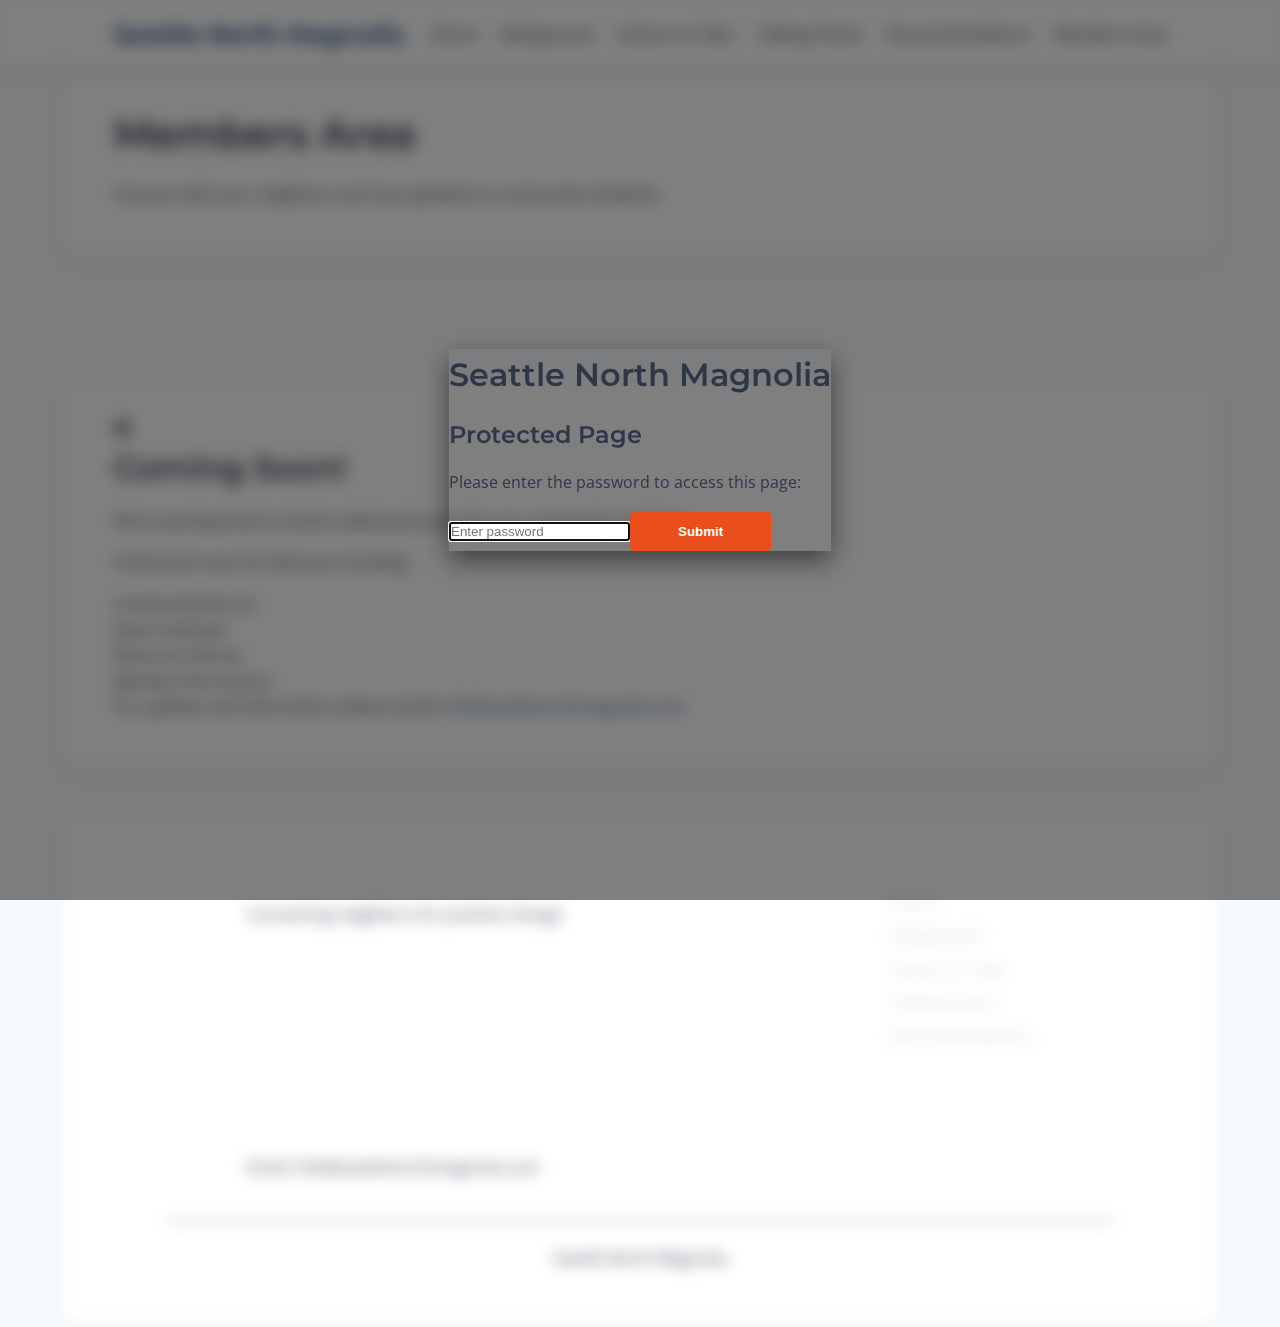
<file: members.html>
<!DOCTYPE html>
<html lang="en">
<head>
    <meta charset="UTF-8">
    <meta name="viewport" content="width=device-width, initial-scale=1.0">
    <title>Members Area | Seattle North Magnolia</title>
    <link rel="stylesheet" href="css/styles.css">
    <link rel="stylesheet" href="https://cdnjs.cloudflare.com/ajax/libs/font-awesome/6.0.0/css/all.min.css">
    <link href="https://fonts.googleapis.com/css2?family=Montserrat:wght@300;400;500;600;700&family=Open+Sans:wght@300;400;600&display=swap" rel="stylesheet">
</head>
<body>
    <header>
        <div class="container">
            <div class="logo">
                <a href="index.html">Seattle North Magnolia</a>
            </div>
            <nav>
                <ul class="nav-links">
                    <li><a href="index.html">Home</a></li>
                    <li><a href="background.html">Background</a></li>
                    <li><a href="actions.html">Actions to Take</a></li>
                    <li><a href="talking-points.html">Talking Points</a></li>
                    <li><a href="recommendations.html">Recommendations</a></li>
                    <li><a href="members.html">Members Area</a></li>
                </ul>
                <div class="hamburger">
                    <span></span>
                    <span></span>
                    <span></span>
                </div>
            </nav>
        </div>
    </header>

    <main>
        <section class="page-header">
            <div class="container">
                <h1>Members Area</h1>
                <p>Connect with your neighbors and stay updated on community initiatives</p>
            </div>
        </section>

        <section class="coming-soon">
            <div class="container">
                <div class="coming-soon-content">
                    <i class="fas fa-tools"></i>
                    <h2>Coming Soon!</h2>
                    <p>We're working hard to build a dedicated space for our community members.</p>
                    <p>Check back soon for features including:</p>
                    <ul>
                        <li>Community Forum</li>
                        <li>Event Calendar</li>
                        <li>Resource Library</li>
                        <li>Member Discussions</li>
                    </ul>
                    <p>For updates and information, please email: <a href="mailto:info@seattlenorthmagnolia.com">info@seattlenorthmagnolia.com</a></p>
                </div>
            </div>
        </section>
    </main>

    <footer>
        <div class="container">
            <div class="footer-content">
                <div class="footer-logo">
                    <h3>Seattle North Magnolia</h3>
                    <p>Connecting neighbors for positive change</p>
                </div>
                <div class="footer-links">
                    <h4>Quick Links</h4>
                    <ul>
                        <li><a href="index.html">Home</a></li>
                        <li><a href="background.html">Background</a></li>
                        <li><a href="actions.html">Actions to Take</a></li>
                        <li><a href="talking-points.html">Talking Points</a></li>
                        <li><a href="recommendations.html">Recommendations</a></li>
                    </ul>
                </div>
                <div class="footer-contact">
                    <h4>Contact Us</h4>
                    <p>Email: info@seattlenorthmagnolia.com</p>
                </div>
            </div>
            <div class="footer-bottom">
                <p>Seattle North Magnolia</p>
            </div>
        </div>
    </footer>

    <script src="js/main.js"></script>
    <script src="js/password-protection.js"></script>
</body>
</html>
</file>
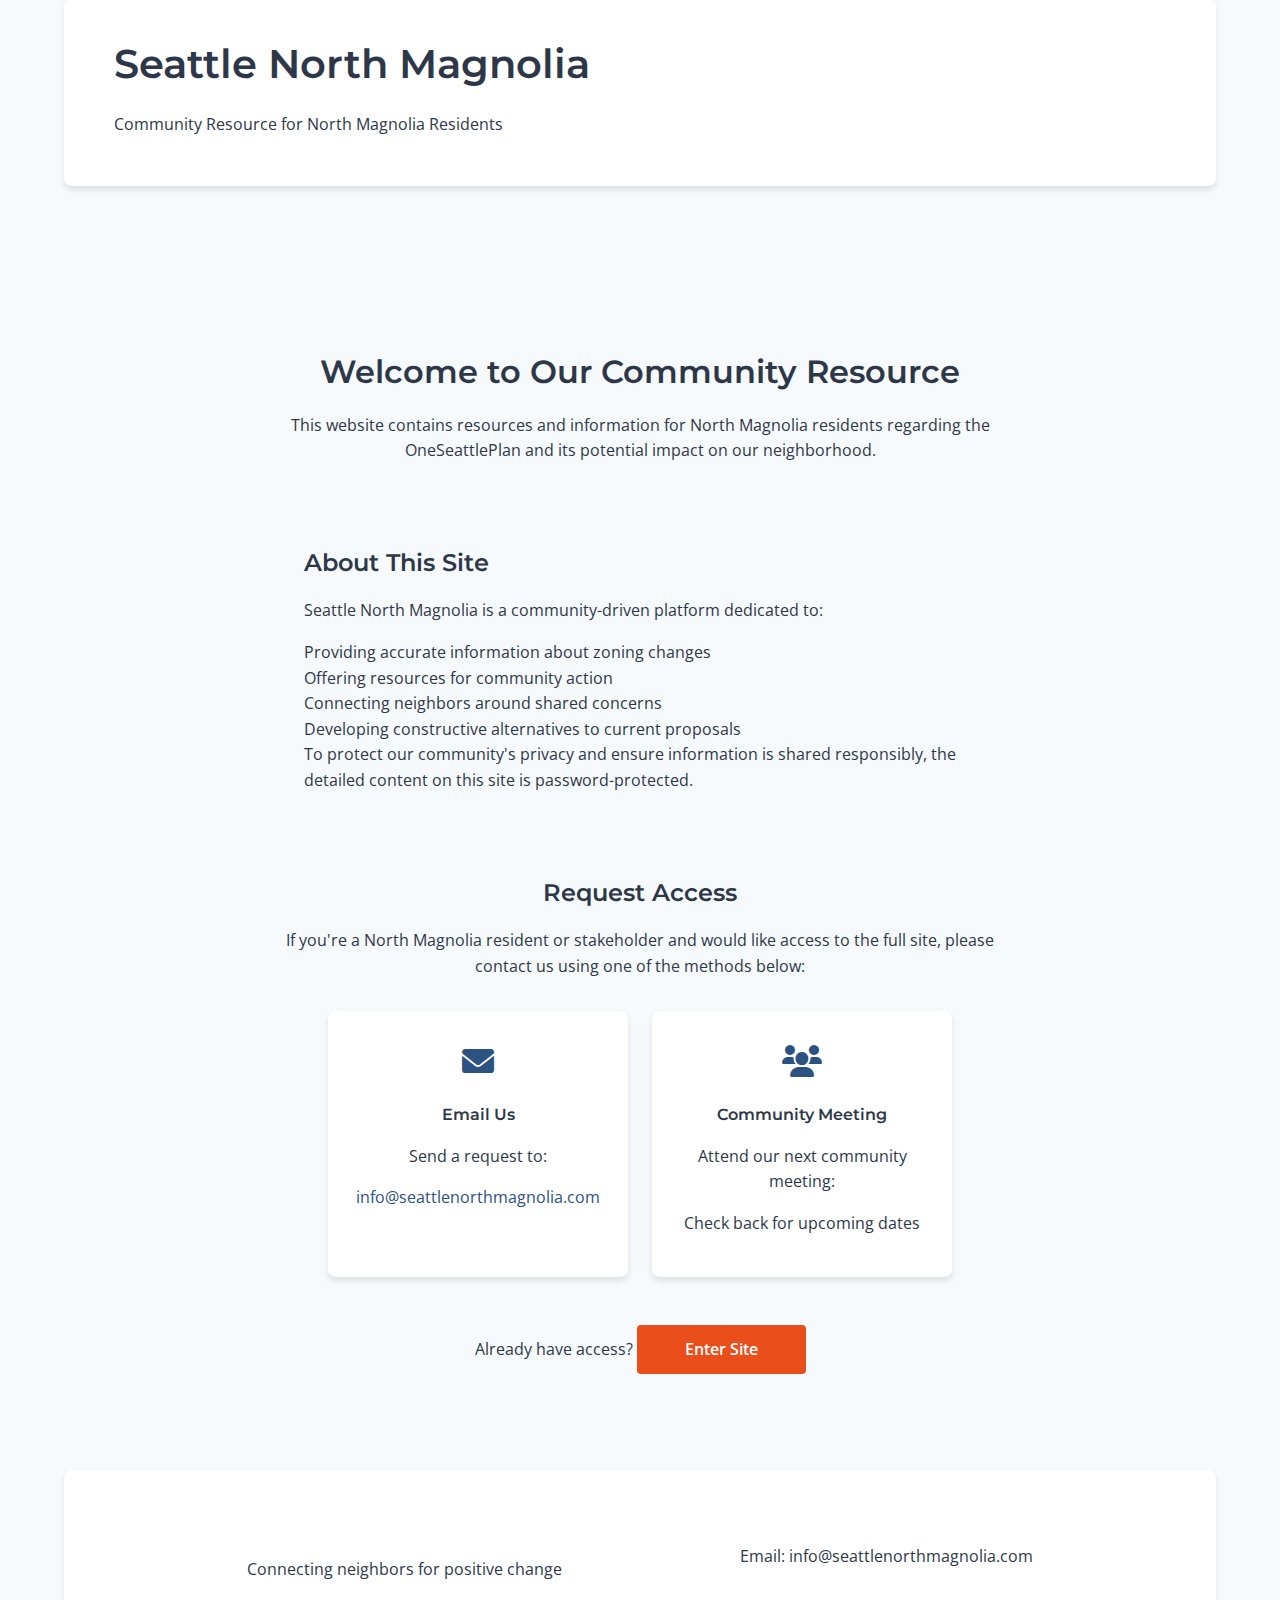
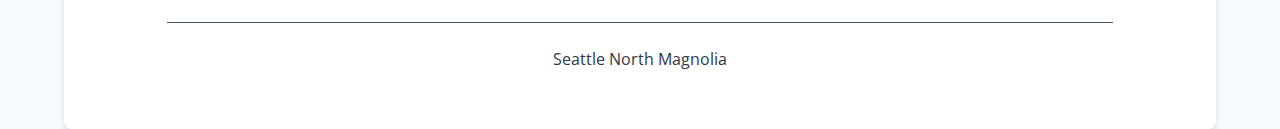
<file: public.html>
<!DOCTYPE html>
<html lang="en">
<head>
    <meta charset="UTF-8">
    <meta name="viewport" content="width=device-width, initial-scale=1.0">
    <title>Seattle North Magnolia | Community Resource</title>
    <link rel="stylesheet" href="css/styles.css">
    <link rel="stylesheet" href="https://cdnjs.cloudflare.com/ajax/libs/font-awesome/6.0.0/css/all.min.css">
    <link href="https://fonts.googleapis.com/css2?family=Montserrat:wght@300;400;500;600;700&family=Open+Sans:wght@300;400;600&display=swap" rel="stylesheet">
    <style>
        .public-container {
            max-width: 800px;
            margin: 0 auto;
            padding: 2rem;
            text-align: center;
        }
        
        .public-header {
            margin-bottom: 3rem;
        }
        
        .public-content {
            background-color: var(--gray-100);
            padding: 2rem;
            border-radius: 8px;
            margin-bottom: 2rem;
            text-align: left;
        }
        
        .contact-options {
            display: flex;
            flex-wrap: wrap;
            justify-content: center;
            gap: 1.5rem;
            margin-top: 2rem;
        }
        
        .contact-option {
            background-color: var(--white);
            padding: 1.5rem;
            border-radius: 8px;
            box-shadow: var(--shadow);
            flex: 1;
            min-width: 200px;
            max-width: 300px;
        }
        
        .contact-icon {
            font-size: 2rem;
            color: var(--primary-color);
            margin-bottom: 1rem;
        }
    </style>
</head>
<body>
    <main>
        <section class="page-header">
            <div class="container">
                <h1>Seattle North Magnolia</h1>
                <p>Community Resource for North Magnolia Residents</p>
            </div>
        </section>
        
        <section>
            <div class="public-container">
                <div class="public-header">
                    <h2>Welcome to Our Community Resource</h2>
                    <p>This website contains resources and information for North Magnolia residents regarding the OneSeattlePlan and its potential impact on our neighborhood.</p>
                </div>
                
                <div class="public-content">
                    <h3>About This Site</h3>
                    <p>Seattle North Magnolia is a community-driven platform dedicated to:</p>
                    <ul>
                        <li>Providing accurate information about zoning changes</li>
                        <li>Offering resources for community action</li>
                        <li>Connecting neighbors around shared concerns</li>
                        <li>Developing constructive alternatives to current proposals</li>
                    </ul>
                    
                    <p>To protect our community's privacy and ensure information is shared responsibly, the detailed content on this site is password-protected.</p>
                </div>
                
                <h3>Request Access</h3>
                <p>If you're a North Magnolia resident or stakeholder and would like access to the full site, please contact us using one of the methods below:</p>
                
                <div class="contact-options">
                    <div class="contact-option">
                        <div class="contact-icon">
                            <i class="fas fa-envelope"></i>
                        </div>
                        <h4>Email Us</h4>
                        <p>Send a request to:</p>
                        <p><a href="mailto:info@seattlenorthmagnolia.com">info@seattlenorthmagnolia.com</a></p>
                    </div>
                    
                    <div class="contact-option">
                        <div class="contact-icon">
                            <i class="fas fa-users"></i>
                        </div>
                        <h4>Community Meeting</h4>
                        <p>Attend our next community meeting:</p>
                        <p>Check back for upcoming dates</p>
                    </div>
                </div>
                
                <div style="margin-top: 3rem;">
                    <p>Already have access? <a href="index.html" class="btn primary-btn">Enter Site</a></p>
                </div>
            </div>
        </section>
    </main>
    
    <footer>
        <div class="container">
            <div class="footer-content">
                <div class="footer-logo">
                    <h3>Seattle North Magnolia</h3>
                    <p>Connecting neighbors for positive change</p>
                </div>
                <div class="footer-contact">
                    <h4>Contact Us</h4>
                    <p>Email: info@seattlenorthmagnolia.com</p>
                </div>
            </div>
            <div class="footer-bottom">
                <p>Seattle North Magnolia</p>
            </div>
        </div>
    </footer>
    
    <script src="js/main.js"></script>
</body>
</html>
</file>
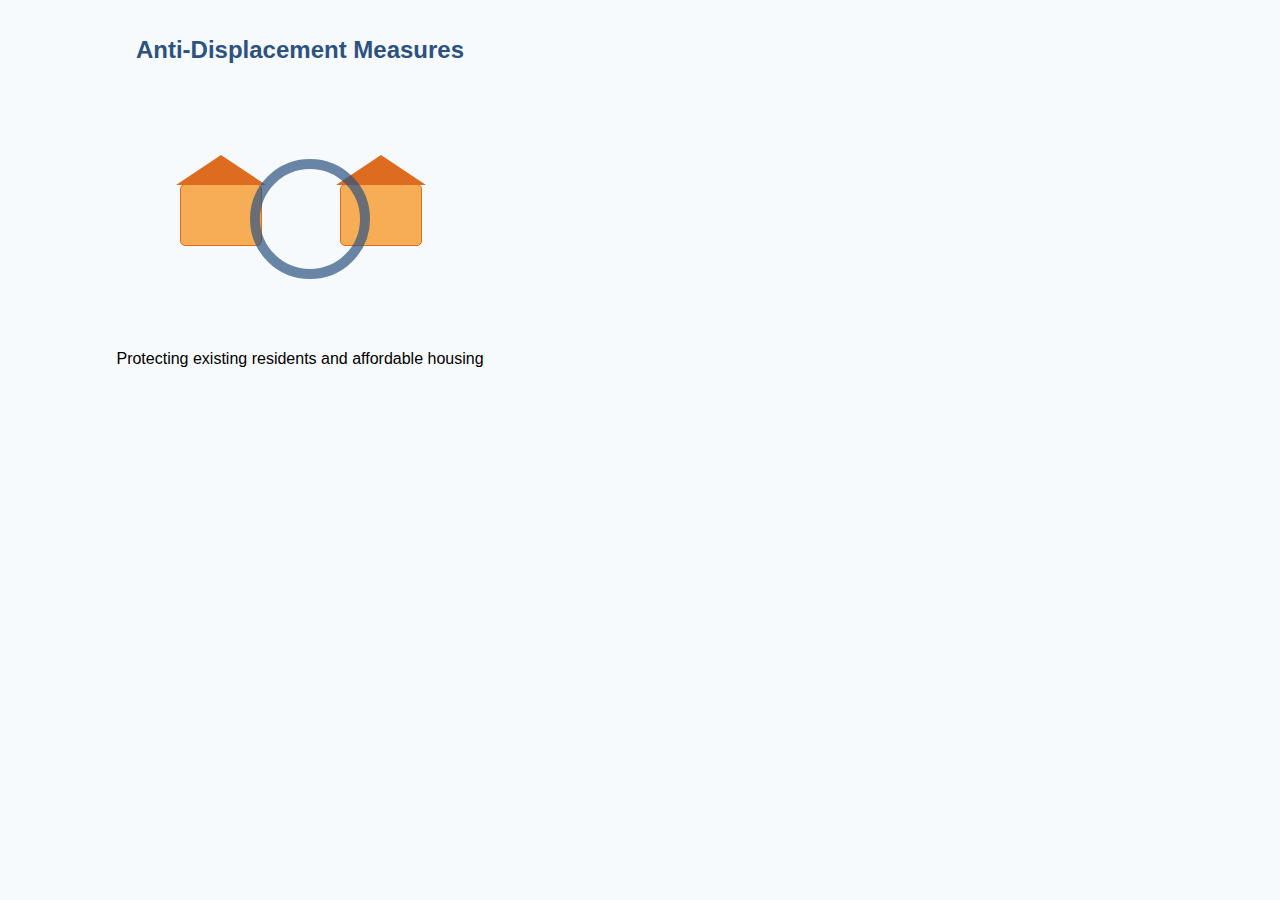
<file: images/anti-displacement.html>
<!DOCTYPE html>
<html>
<head>
    <style>
        body {
            margin: 0;
            padding: 0;
            display: flex;
            justify-content: center;
            align-items: center;
            height: 400px;
            width: 600px;
            background-color: #f7fafc;
            font-family: Arial, sans-serif;
        }
        .container {
            text-align: center;
        }
        .diagram {
            position: relative;
            width: 400px;
            height: 250px;
            margin: 0 auto;
        }
        .house {
            position: absolute;
            width: 80px;
            height: 60px;
            background-color: #f6ad55;
            border: 1px solid #dd6b20;
            border-radius: 5px;
        }
        .roof {
            position: absolute;
            width: 0;
            height: 0;
            border-left: 45px solid transparent;
            border-right: 45px solid transparent;
            border-bottom: 30px solid #dd6b20;
            top: -30px;
            left: -5px;
        }
        .shield {
            position: absolute;
            width: 100px;
            height: 100px;
            border: 10px solid #2c5282;
            border-radius: 50%;
            top: 75px;
            left: 150px;
            opacity: 0.7;
        }
        .house-1 {
            top: 100px;
            left: 80px;
        }
        .house-2 {
            top: 100px;
            left: 240px;
        }
        h2 {
            color: #2c5282;
        }
    </style>
</head>
<body>
    <div class="container">
        <h2>Anti-Displacement Measures</h2>
        <div class="diagram">
            <div class="house house-1">
                <div class="roof"></div>
            </div>
            <div class="house house-2">
                <div class="roof"></div>
            </div>
            <div class="shield"></div>
        </div>
        <p>Protecting existing residents and affordable housing</p>
    </div>
</body>
</html>
</file>
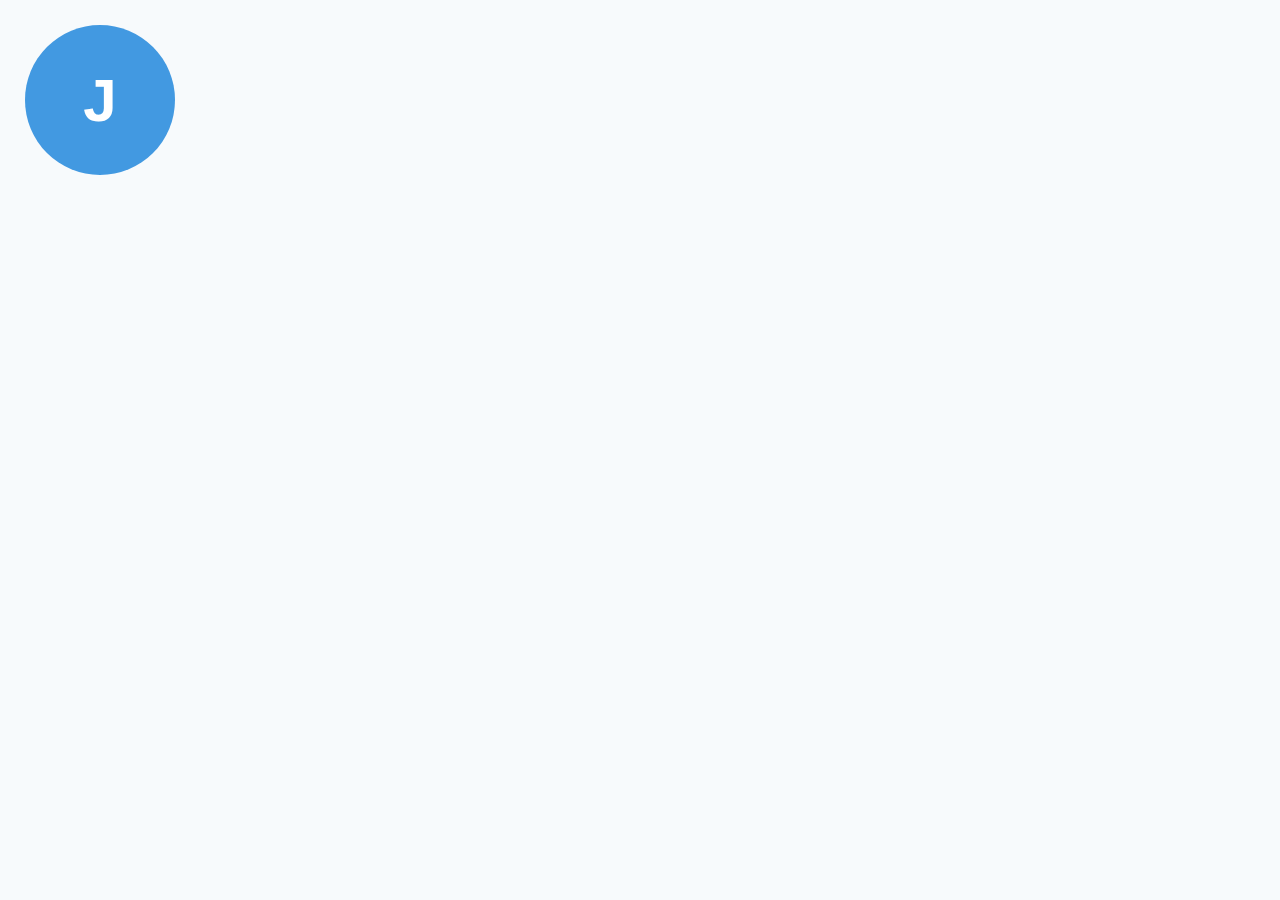
<file: images/avatar-template.html>
<!DOCTYPE html>
<html>
<head>
    <style>
        body {
            margin: 0;
            padding: 0;
            display: flex;
            justify-content: center;
            align-items: center;
            height: 200px;
            width: 200px;
            background-color: #f7fafc;
            font-family: Arial, sans-serif;
        }
        .avatar {
            width: 150px;
            height: 150px;
            border-radius: 50%;
            background-color: #4299e1;
            display: flex;
            justify-content: center;
            align-items: center;
            color: white;
            font-size: 60px;
            font-weight: bold;
        }
        #avatar1 {
            background-color: #4299e1;
        }
        #avatar2 {
            background-color: #f6ad55;
        }
        #avatar3 {
            background-color: #68d391;
        }
    </style>
</head>
<body>
    <!-- Change the id to avatar1, avatar2, or avatar3 and the letter as needed -->
    <div class="avatar" id="avatar1">J</div>
</body>
</html>
</file>
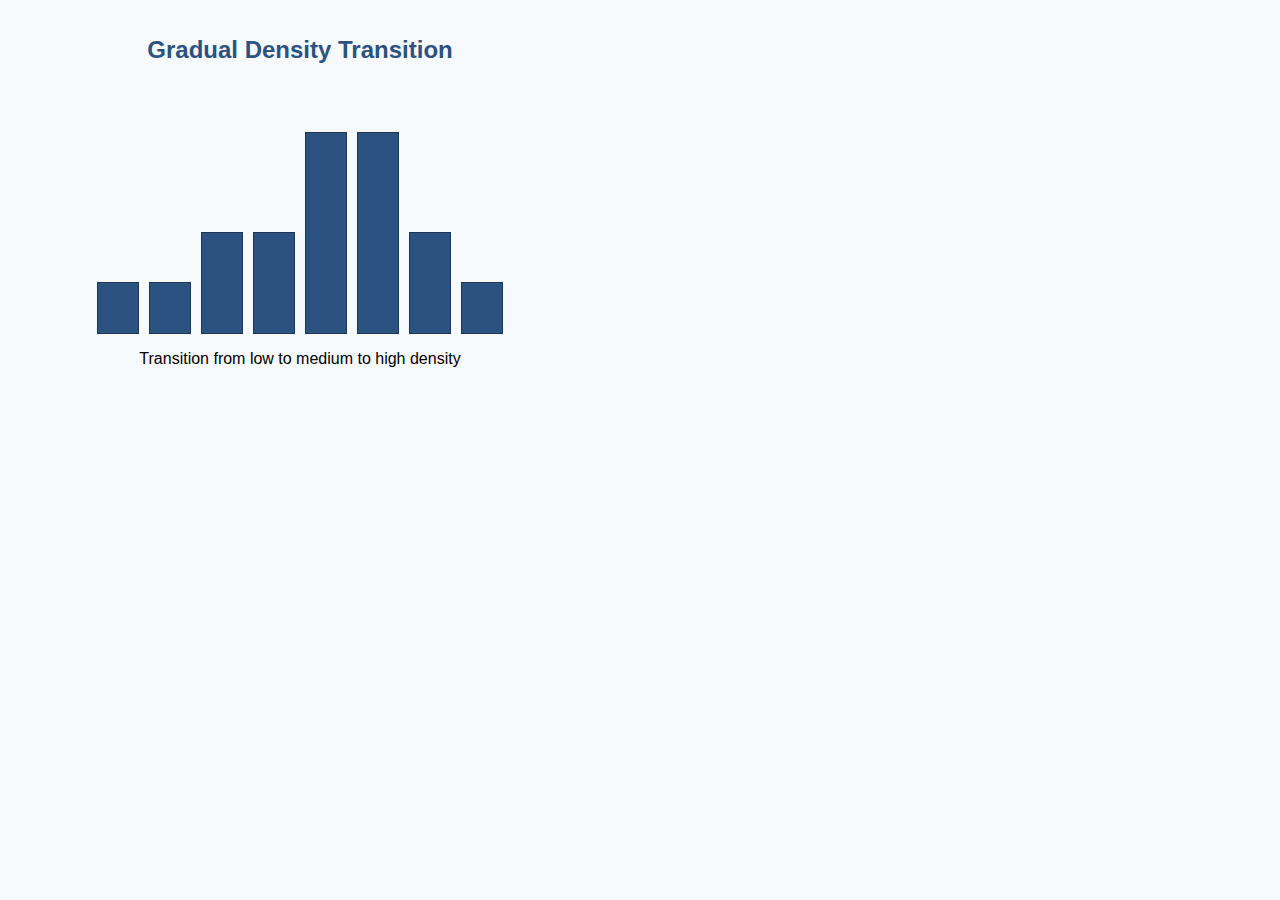
<file: images/gradual-density.html>
<!DOCTYPE html>
<html>
<head>
    <style>
        body {
            margin: 0;
            padding: 0;
            display: flex;
            justify-content: center;
            align-items: center;
            height: 400px;
            width: 600px;
            background-color: #f7fafc;
            font-family: Arial, sans-serif;
        }
        .container {
            text-align: center;
        }
        .buildings {
            display: flex;
            align-items: flex-end;
            justify-content: center;
            height: 250px;
        }
        .building {
            margin: 0 5px;
            background-color: #2c5282;
            border: 1px solid #1a365d;
        }
        .small {
            width: 40px;
            height: 50px;
        }
        .medium {
            width: 40px;
            height: 100px;
        }
        .tall {
            width: 40px;
            height: 200px;
        }
        h2 {
            color: #2c5282;
        }
    </style>
</head>
<body>
    <div class="container">
        <h2>Gradual Density Transition</h2>
        <div class="buildings">
            <div class="building small"></div>
            <div class="building small"></div>
            <div class="building medium"></div>
            <div class="building medium"></div>
            <div class="building tall"></div>
            <div class="building tall"></div>
            <div class="building medium"></div>
            <div class="building small"></div>
        </div>
        <p>Transition from low to medium to high density</p>
    </div>
</body>
</html>
</file>
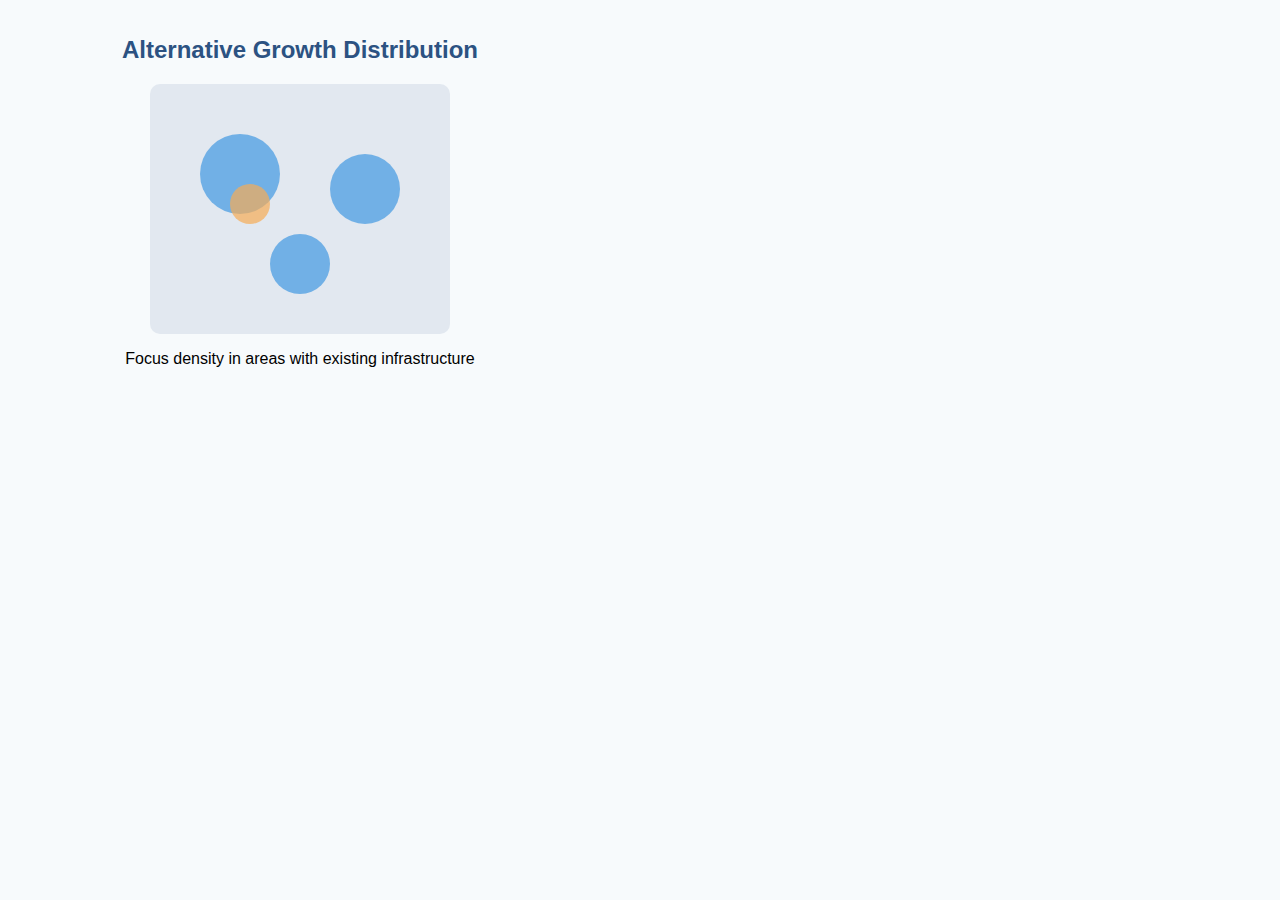
<file: images/growth-distribution.html>
<!DOCTYPE html>
<html>
<head>
    <style>
        body {
            margin: 0;
            padding: 0;
            display: flex;
            justify-content: center;
            align-items: center;
            height: 400px;
            width: 600px;
            background-color: #f7fafc;
            font-family: Arial, sans-serif;
        }
        .container {
            text-align: center;
        }
        .map {
            position: relative;
            width: 300px;
            height: 250px;
            margin: 0 auto;
            background-color: #e2e8f0;
            border-radius: 10px;
        }
        .area {
            position: absolute;
            border-radius: 50%;
        }
        .area-1 {
            width: 80px;
            height: 80px;
            background-color: #4299e1;
            top: 50px;
            left: 50px;
            opacity: 0.7;
        }
        .area-2 {
            width: 60px;
            height: 60px;
            background-color: #4299e1;
            top: 150px;
            left: 120px;
            opacity: 0.7;
        }
        .area-3 {
            width: 70px;
            height: 70px;
            background-color: #4299e1;
            top: 70px;
            left: 180px;
            opacity: 0.7;
        }
        .magnolia {
            position: absolute;
            width: 40px;
            height: 40px;
            background-color: #f6ad55;
            border-radius: 50%;
            top: 100px;
            left: 80px;
            opacity: 0.7;
        }
        h2 {
            color: #2c5282;
        }
    </style>
</head>
<body>
    <div class="container">
        <h2>Alternative Growth Distribution</h2>
        <div class="map">
            <div class="area area-1"></div>
            <div class="area area-2"></div>
            <div class="area area-3"></div>
            <div class="magnolia"></div>
        </div>
        <p>Focus density in areas with existing infrastructure</p>
    </div>
</body>
</html>
</file>
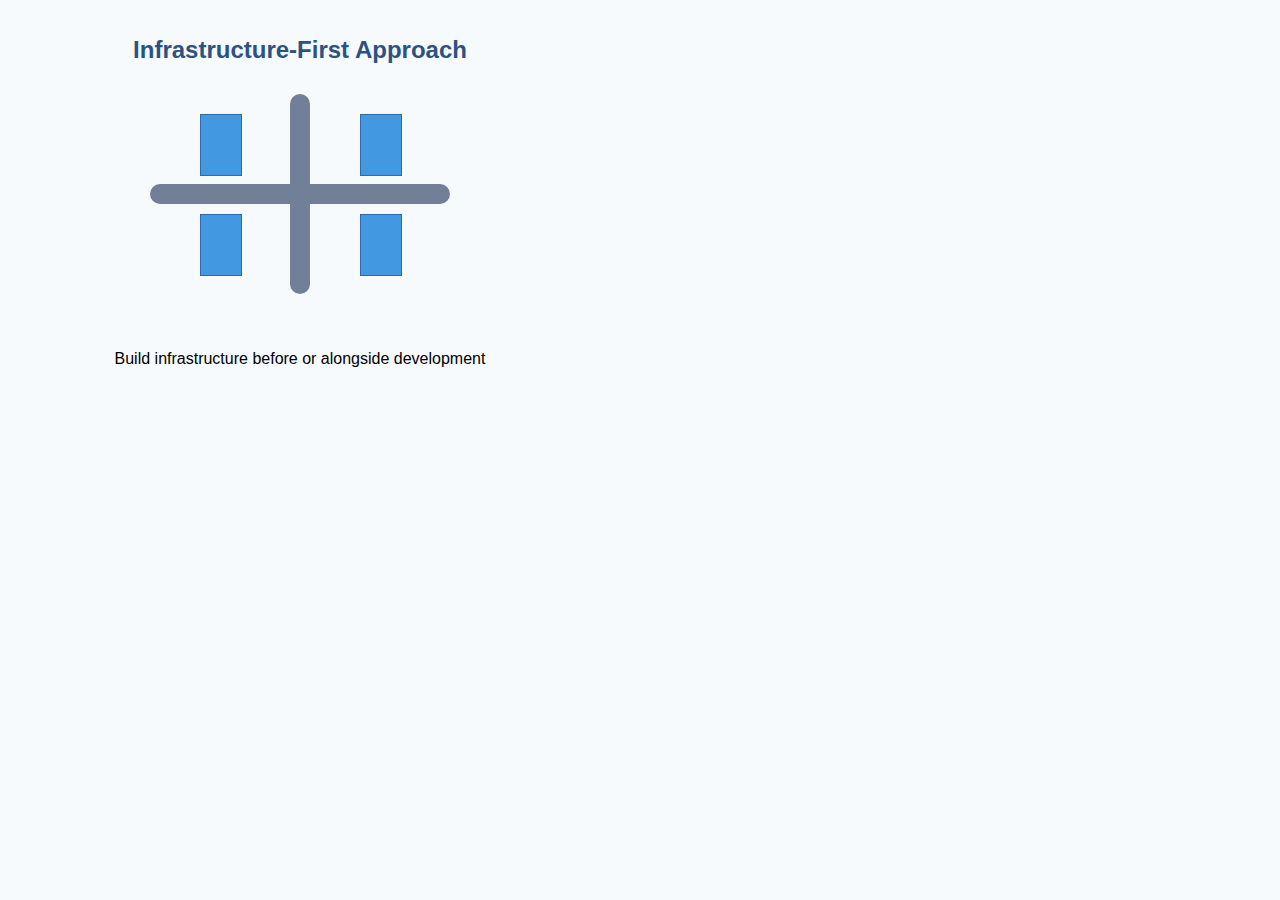
<file: images/infrastructure-first.html>
<!DOCTYPE html>
<html>
<head>
    <style>
        body {
            margin: 0;
            padding: 0;
            display: flex;
            justify-content: center;
            align-items: center;
            height: 400px;
            width: 600px;
            background-color: #f7fafc;
            font-family: Arial, sans-serif;
        }
        .container {
            text-align: center;
        }
        .diagram {
            position: relative;
            width: 400px;
            height: 250px;
            margin: 0 auto;
        }
        .road {
            position: absolute;
            height: 20px;
            background-color: #718096;
            border-radius: 10px;
        }
        .road-1 {
            width: 300px;
            top: 100px;
            left: 50px;
        }
        .road-2 {
            width: 20px;
            height: 200px;
            top: 10px;
            left: 190px;
        }
        .building {
            position: absolute;
            width: 40px;
            height: 60px;
            background-color: #4299e1;
            border: 1px solid #2b6cb0;
        }
        .building-1 {
            top: 30px;
            left: 100px;
        }
        .building-2 {
            top: 30px;
            left: 260px;
        }
        .building-3 {
            top: 130px;
            left: 100px;
        }
        .building-4 {
            top: 130px;
            left: 260px;
        }
        h2 {
            color: #2c5282;
        }
    </style>
</head>
<body>
    <div class="container">
        <h2>Infrastructure-First Approach</h2>
        <div class="diagram">
            <div class="road road-1"></div>
            <div class="road road-2"></div>
            <div class="building building-1"></div>
            <div class="building building-2"></div>
            <div class="building building-3"></div>
            <div class="building building-4"></div>
        </div>
        <p>Build infrastructure before or alongside development</p>
    </div>
</body>
</html>
</file>
<file: css/styles.css>
/* Base Styles */
:root {
    --primary-color: #2c5282;
    --secondary-color: #4299e1;
    --accent-color: #f6ad55;
    --text-color: #2d3748;
    --light-text: #718096;
    --background-color: #f7fafc;
    --white: #ffffff;
    --gray-100: #f7fafc;
    --gray-200: #edf2f7;
    --gray-300: #e2e8f0;
    --gray-400: #cbd5e0;
    --gray-500: #a0aec0;
    --gray-600: #718096;
    --gray-700: #4a5568;
    --gray-800: #2d3748;
    --gray-900: #1a202c;
    --shadow: 0 4px 6px rgba(0, 0, 0, 0.1);
    --transition: all 0.3s ease;
}

/* Reset and Base Styles */
* {
    margin: 0;
    padding: 0;
    box-sizing: border-box;
}

body {
    font-family: 'Open Sans', sans-serif;
    color: var(--text-color);
    line-height: 1.6;
    background-color: var(--background-color);
}

/* Typography */
h1, h2, h3, h4, h5, h6 {
    font-family: 'Montserrat', sans-serif;
    font-weight: 600;
    margin-bottom: 1rem;
    color: var(--gray-800);
}

h1 { font-size: 2.5rem; }
h2 { font-size: 2rem; }
h3 { font-size: 1.5rem; }
p { margin-bottom: 1rem; }

a {
    color: var(--primary-color);
    text-decoration: none;
    transition: var(--transition);
}

a:hover { color: var(--secondary-color); }
ul { list-style: none; }
img { max-width: 100%; height: auto; }

/* Layout Components */
.container {
    width: 90%;
    max-width: 1200px;
    margin: 0 auto;
    padding: 2rem 50px;
    background-color: var(--white);
    border-radius: 8px;
    box-shadow: var(--shadow);
}

/* Section Spacing */
section {
    margin-bottom: 3rem;
}

.intro, .about, .cta, .background-summary, 
.action-items, .talking-points, .recommendations,
.members-section, .additional-resources {
    padding: 3rem 0;
}

/* Add dividers between sections */
.intro, .about, .background-summary, .action-items {
    border-bottom: 1px solid var(--gray-200);
    padding-bottom: 4rem;
}

/* Special spacing for CTA sections */
.cta {
    background-color: var(--gray-100);
    padding: 4rem 0;
    margin: 4rem 0;
}

/* Content boxes with extra padding */
.content-box, .resource-card, .action-card, .benefit-card {
    padding: 2rem;
    margin-bottom: 2rem;
    background-color: var(--white);
    border-radius: 8px;
    box-shadow: var(--shadow);
}

/* Buttons */
.btn {
    display: inline-block;
    padding: 0.75rem 1.5rem;
    border-radius: 4px;
    font-weight: 600;
    text-align: center;
    cursor: pointer;
    transition: var(--transition);
    border: none;
}

.primary-btn {
    background-color: #e94e1b;
    color: white;
    border: none;
    padding: 12px 48px;
    border-radius: 4px;
    font-weight: 600;
    transition: background-color 0.3s ease;
}

.primary-btn:hover {
    background-color: #d23d0a;
    transform: translateY(-2px);
    box-shadow: 0 2px 8px rgba(0, 0, 0, 0.2);
}

.secondary-btn {
    background-color: var(--white);
    color: var(--primary-color);
    border: 1px solid var(--primary-color);
}

.secondary-btn:hover {
    background-color: var(--gray-100);
}

/* Header */
header {
    background-color: var(--white);
    box-shadow: var(--shadow);
    position: sticky;
    top: 0;
    z-index: 100;
}

header .container {
    display: flex;
    justify-content: space-between;
    align-items: center;
    padding: 1rem 50px;
}

.logo a {
    font-family: 'Montserrat', sans-serif;
    font-size: 1.5rem;
    font-weight: 700;
    color: var(--primary-color);
}

.nav-links {
    display: flex;
}

.nav-links li {
    margin-left: 1.5rem;
}

.nav-links a {
    color: var(--gray-700);
    font-weight: 500;
}

.nav-links a:hover {
    color: var(--primary-color);
}

/* Hero Section */
.hero-container {
    background-image: linear-gradient(rgba(44, 82, 130, 0.9), rgba(44, 82, 130, 0.9)), url('../images/magnolia-hero.jpg');
    background-size: cover;
    background-position: center;
    padding: 5rem 3rem;
    text-align: center;
    color: var(--white);
}

.hero-container h1 {
    color: var(--white);
    margin-bottom: 1rem;
}

.hero-container p {
    font-size: 1.2rem;
    max-width: 800px;
    margin: 0 auto 2rem;
}

/* Page Header Spacing */
.page-header {
    margin-bottom: 4rem !important;
    position: relative;
    z-index: 1;
}

/* Members Section Specific Spacing */
.members-section {
    margin-top: 3rem !important;
    position: relative;
    z-index: 2;
}

/* Ensure container in members section has proper spacing */
.members-section .container {
    padding-top: 3rem !important;
    padding-bottom: 3rem !important;
    margin-top: 3rem !important;
}

/* Direct style for the page header to members section gap */
body main section.page-header + section.members-section {
    margin-top: 5rem !important;
    padding-top: 3rem !important;
}

/* Force spacing between these specific sections */
.page-header::after {
    content: "";
    display: block;
    height: 4rem;
}

/* Footer */
.footer-container {
    background-color: var(--gray-800);
    color: var(--gray-300);
    padding: 3rem 0 1rem;
    width: 100%;
    box-sizing: border-box;
}

.footer-content {
    width: 90%;
    max-width: 1200px;
    margin: 0 auto;
    padding: 0 3rem;
    box-sizing: border-box;
    display: flex;
    flex-wrap: wrap;
    justify-content: space-between;
    gap: 2rem;
}

.footer-logo, .footer-links, .footer-contact {
    margin-bottom: 1.5rem;
    padding: 0 2rem;
}

.footer-logo h3, .footer-links h4, .footer-contact h4 {
    color: var(--white);
    margin-bottom: 1rem;
}

.footer-links ul li {
    margin-bottom: 0.5rem;
}

.footer-links a {
    color: var(--gray-400);
}

.footer-links a:hover {
    color: var(--white);
}

.footer-bottom {
    width: 90%;
    max-width: 1200px;
    margin: 0 auto;
    padding: 1.5rem 2rem 0.5rem;
    border-top: 1px solid var(--gray-700);
    text-align: center;
}

/* Forms */
.login-box {
    max-width: 500px;
    margin: 0 auto 3rem auto;
    padding: 3.5rem 4rem;
    background-color: var(--white);
    border-radius: 8px;
    box-shadow: var(--shadow);
    position: relative;
    z-index: 1;
}

.login-box h2 {
    margin-bottom: 1.5rem;
    text-align: center;
}

.login-box p {
    margin-bottom: 2rem;
    text-align: center;
    color: var(--gray-600);
}

.form-group {
    margin-bottom: 2rem;
}

.form-group label {
    display: block;
    margin-bottom: 0.75rem;
    color: var(--gray-800);
    font-weight: 500;
}

.form-group input {
    width: 100%;
    padding: 1rem;
    border: 1px solid var(--gray-300);
    border-radius: 4px;
    font-size: 1rem;
    transition: border-color 0.3s ease;
}

.form-group input:focus {
    outline: none;
    border-color: var(--primary-color);
    box-shadow: 0 0 0 2px rgba(44, 82, 130, 0.2);
}

.form-footer {
    display: flex;
    justify-content: space-between;
    margin-top: 2.5rem;
    font-size: 0.9rem;
}

.login-box .btn {
    width: 100%;
    padding: 1rem;
    margin-top: 1rem;
    font-size: 1.1rem;
}

/* Auth Messages */
.auth-message {
    padding: 10px;
    border-radius: 4px;
    margin-bottom: 15px;
}

.auth-message.error {
    background-color: #fed7d7;
    color: #c53030;
    border: 1px solid #fc8181;
}

.auth-message.success {
    background-color: #c6f6d5;
    color: #2f855a;
    border: 1px solid #9ae6b4;
}

/* Utility Classes */
.hidden {
    display: none !important;
}

/* Responsive Design */
@media (max-width: 768px) {
    .container {
        width: 95%;
        padding: 1.5rem 20px;
    }
    
    .hero-container {
        padding: 3rem 1.5rem;
    }
    
    .footer-content {
        flex-direction: column;
    }
    
    .nav-links {
        display: none;
    }
    
    .hamburger {
        display: flex;
    }
}
</file>
